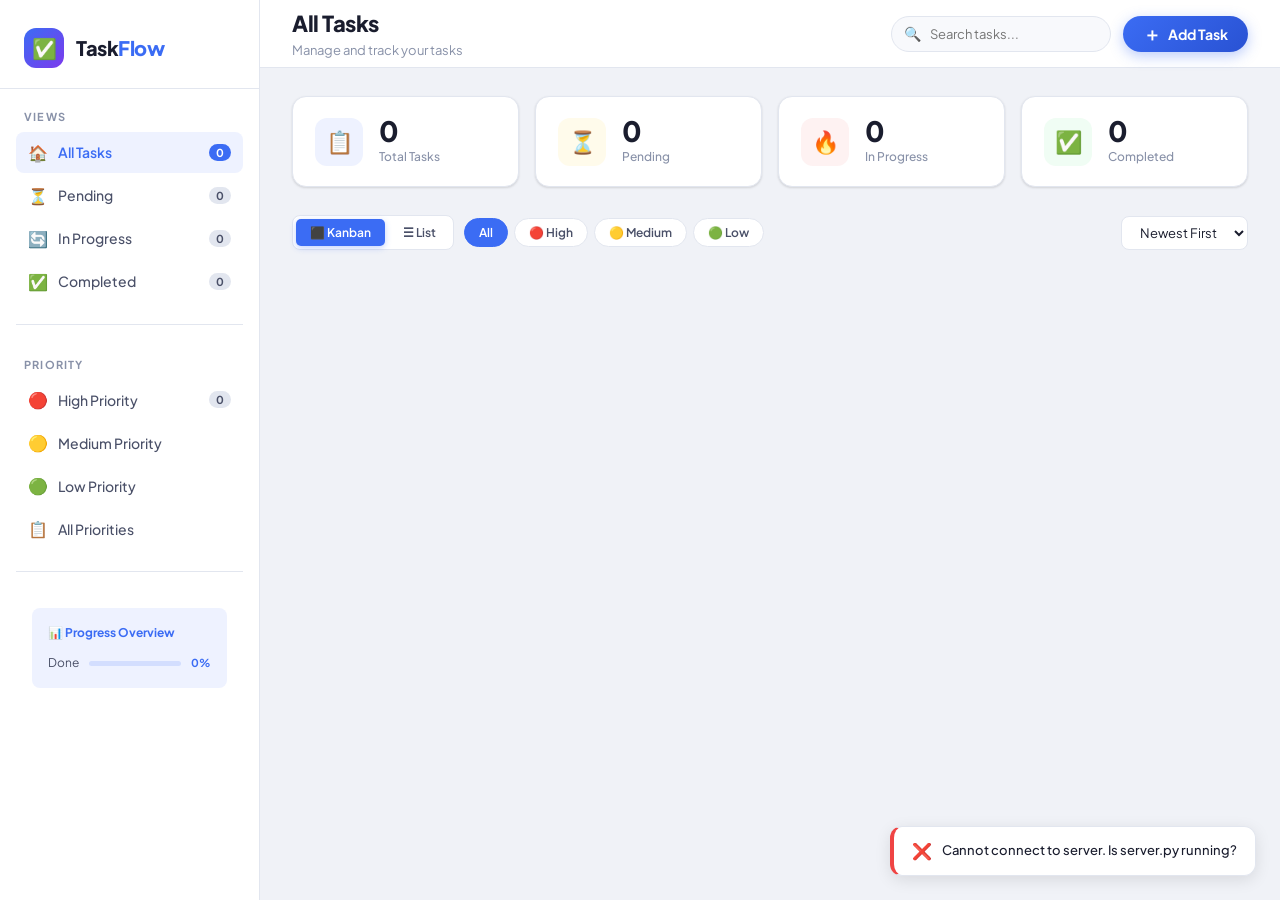
<file: index.html>
<!DOCTYPE html>
<html lang="en">
<head>
<meta charset="UTF-8"/>
<meta name="viewport" content="width=device-width, initial-scale=1.0"/>
<title>TaskFlow — Task Management System</title>
<link href="https://fonts.googleapis.com/css2?family=Plus+Jakarta+Sans:wght@400;500;600;700;800&family=JetBrains+Mono:wght@400;500&display=swap" rel="stylesheet"/>
<style>
/* ═══════════════════════════ RESET + BASE ════════════════════════════ */
*,*::before,*::after{box-sizing:border-box;margin:0;padding:0}
:root{
  --bg:#f0f2f7;
  --white:#ffffff;
  --surface:#f8f9fc;
  --border:#e2e6ef;
  --border2:#d0d6e3;
  --text:#1a1d2e;
  --text2:#4a5068;
  --text3:#8891a8;
  --blue:#3b6cf4;
  --blue-light:#eef2ff;
  --blue-dark:#2952d3;
  --green:#16a34a;
  --green-light:#f0fdf4;
  --green2:#22c55e;
  --yellow:#d97706;
  --yellow-light:#fffbeb;
  --yellow2:#f59e0b;
  --red:#dc2626;
  --red-light:#fef2f2;
  --red2:#ef4444;
  --orange:#ea580c;
  --orange-light:#fff7ed;
  --purple:#7c3aed;
  --purple-light:#f5f3ff;
  --shadow-sm:0 1px 3px rgba(0,0,0,.08),0 1px 2px rgba(0,0,0,.06);
  --shadow:0 4px 16px rgba(0,0,0,.10);
  --shadow-lg:0 10px 40px rgba(0,0,0,.14);
  --radius:14px;
  --radius-sm:8px;
  --radius-lg:20px;
}
html{scroll-behavior:smooth}
body{
  font-family:'Plus Jakarta Sans',sans-serif;
  background:var(--bg);
  color:var(--text);
  min-height:100vh;
  font-size:15px;
  line-height:1.5;
}
button{cursor:pointer;font-family:inherit}
input,textarea,select{font-family:inherit}
 
/* ═══════════════════════════ SCROLLBAR ══════════════════════════════ */
::-webkit-scrollbar{width:5px}
::-webkit-scrollbar-track{background:transparent}
::-webkit-scrollbar-thumb{background:var(--border2);border-radius:10px}
 
/* ═══════════════════════════ SIDEBAR ════════════════════════════════ */
.layout{display:flex;min-height:100vh}
 
.sidebar{
  width:260px;
  flex-shrink:0;
  background:var(--white);
  border-right:1px solid var(--border);
  display:flex;
  flex-direction:column;
  position:fixed;
  top:0;left:0;bottom:0;
  z-index:50;
  padding:0;
  overflow-y:auto;
}
 
.brand{
  padding:28px 24px 20px;
  display:flex;
  align-items:center;
  gap:12px;
  border-bottom:1px solid var(--border);
}
.brand-icon{
  width:40px;height:40px;
  background:linear-gradient(135deg,var(--blue),var(--purple));
  border-radius:12px;
  display:flex;align-items:center;justify-content:center;
  font-size:20px;
  flex-shrink:0;
}
.brand-name{
  font-size:20px;
  font-weight:800;
  color:var(--text);
  letter-spacing:-0.5px;
}
.brand-name span{color:var(--blue)}
 
.sidebar-section{padding:20px 16px 8px}
.sidebar-section-label{
  font-size:11px;
  font-weight:700;
  color:var(--text3);
  text-transform:uppercase;
  letter-spacing:1.2px;
  padding:0 8px;
  margin-bottom:6px;
}
.nav-item{
  display:flex;align-items:center;gap:10px;
  padding:10px 12px;
  border-radius:var(--radius-sm);
  cursor:pointer;
  color:var(--text2);
  font-weight:500;
  font-size:14px;
  transition:all .15s;
  border:none;background:none;width:100%;text-align:left;
  margin-bottom:2px;
}
.nav-item:hover{background:var(--surface);color:var(--text)}
.nav-item.active{background:var(--blue-light);color:var(--blue);font-weight:600}
.nav-item .nav-icon{font-size:16px;width:20px;text-align:center}
.nav-item .nav-count{
  margin-left:auto;
  background:var(--border);
  color:var(--text2);
  font-size:11px;font-weight:700;
  padding:2px 7px;border-radius:20px;
  min-width:22px;text-align:center;
}
.nav-item.active .nav-count{background:var(--blue);color:#fff}
 
.sidebar-divider{height:1px;background:var(--border);margin:12px 16px}
 
.sidebar-stats{padding:16px;margin:8px 16px;background:var(--blue-light);border-radius:var(--radius-sm)}
.ss-title{font-size:12px;font-weight:700;color:var(--blue);margin-bottom:12px}
.ss-row{display:flex;justify-content:space-between;align-items:center;margin-bottom:8px}
.ss-row:last-child{margin-bottom:0}
.ss-label{font-size:12px;color:var(--text2)}
.ss-bar-wrap{flex:1;height:5px;background:rgba(59,108,244,.15);border-radius:10px;margin:0 10px}
.ss-bar{height:100%;border-radius:10px;background:var(--blue);transition:width .5s}
.ss-pct{font-size:11px;font-weight:700;color:var(--blue)}
 
/* ═══════════════════════════ MAIN CONTENT ════════════════════════════ */
.main{
  margin-left:260px;
  flex:1;
  display:flex;
  flex-direction:column;
  min-height:100vh;
}
 
/* ── Topbar ── */
.topbar{
  background:var(--white);
  border-bottom:1px solid var(--border);
  padding:0 32px;
  height:68px;
  display:flex;align-items:center;justify-content:space-between;
  position:sticky;top:0;z-index:40;
}
.topbar-left h1{
  font-size:22px;font-weight:800;
  color:var(--text);letter-spacing:-.5px;
}
.topbar-left p{font-size:13px;color:var(--text3);margin-top:1px}
.topbar-right{display:flex;align-items:center;gap:12px}
.search-box{
  position:relative;
  display:flex;align-items:center;
}
.search-box input{
  width:220px;
  padding:9px 14px 9px 38px;
  border:1px solid var(--border);
  border-radius:40px;
  background:var(--surface);
  color:var(--text);
  font-size:13px;
  outline:none;
  transition:all .2s;
}
.search-box input:focus{
  border-color:var(--blue);
  background:var(--white);
  box-shadow:0 0 0 3px rgba(59,108,244,.1);
  width:260px;
}
.search-icon-img{
  position:absolute;left:13px;
  color:var(--text3);font-size:14px;
  pointer-events:none;
}
.btn-add{
  display:flex;align-items:center;gap:7px;
  background:linear-gradient(135deg,var(--blue),var(--blue-dark));
  color:#fff;
  border:none;border-radius:40px;
  padding:9px 20px;
  font-size:14px;font-weight:700;
  box-shadow:0 4px 14px rgba(59,108,244,.35);
  transition:transform .15s,box-shadow .15s;
}
.btn-add:hover{transform:translateY(-1px);box-shadow:0 6px 20px rgba(59,108,244,.45)}
.btn-add:active{transform:translateY(0)}
 
/* ── Page Body ── */
.page-body{padding:28px 32px;flex:1}
 
/* ── Stat Cards ── */
.stats-grid{
  display:grid;
  grid-template-columns:repeat(4,1fr);
  gap:16px;
  margin-bottom:28px;
}
.stat-card{
  background:var(--white);
  border:1px solid var(--border);
  border-radius:var(--radius);
  padding:20px 22px;
  display:flex;align-items:center;gap:16px;
  box-shadow:var(--shadow-sm);
  transition:transform .2s,box-shadow .2s;
}
.stat-card:hover{transform:translateY(-2px);box-shadow:var(--shadow)}
.stat-icon{
  width:48px;height:48px;border-radius:12px;
  display:flex;align-items:center;justify-content:center;
  font-size:22px;flex-shrink:0;
}
.stat-icon.blue  {background:var(--blue-light)}
.stat-icon.green {background:var(--green-light)}
.stat-icon.yellow{background:var(--yellow-light)}
.stat-icon.red   {background:var(--red-light)}
.stat-info{}
.stat-val{font-size:28px;font-weight:800;line-height:1;color:var(--text)}
.stat-lbl{font-size:12px;color:var(--text3);margin-top:3px;font-weight:500}
 
/* ── Kanban View ── */
.kanban{display:grid;grid-template-columns:repeat(3,1fr);gap:18px}
.column{
  background:var(--surface);
  border:1px solid var(--border);
  border-radius:var(--radius);
  overflow:hidden;
}
.col-header{
  padding:14px 18px;
  display:flex;align-items:center;justify-content:space-between;
  border-bottom:1px solid var(--border);
}
.col-title{
  display:flex;align-items:center;gap:8px;
  font-size:13px;font-weight:700;
}
.col-dot{width:9px;height:9px;border-radius:50%}
.col-dot.yellow{background:var(--yellow2)}
.col-dot.blue  {background:var(--blue)}
.col-dot.green {background:var(--green2)}
.col-badge{
  font-size:11px;font-weight:700;
  background:var(--white);
  border:1px solid var(--border);
  color:var(--text2);
  padding:2px 9px;border-radius:20px;
}
.col-tasks{padding:12px;min-height:200px;display:flex;flex-direction:column;gap:10px}
 
/* ── Task Card ── */
.task-card{
  background:var(--white);
  border:1px solid var(--border);
  border-radius:var(--radius-sm);
  padding:14px 16px;
  box-shadow:var(--shadow-sm);
  transition:transform .2s,box-shadow .2s;
  animation:fadeUp .25s ease;
  position:relative;
}
@keyframes fadeUp{
  from{opacity:0;transform:translateY(8px)}
  to{opacity:1;transform:translateY(0)}
}
.task-card:hover{transform:translateY(-2px);box-shadow:var(--shadow)}
.task-card.completed .task-title-text{text-decoration:line-through;color:var(--text3)}
 
.priority-stripe{
  position:absolute;top:0;left:0;bottom:0;
  width:3px;border-radius:8px 0 0 8px;
}
.priority-stripe.high  {background:var(--red2)}
.priority-stripe.medium{background:var(--yellow2)}
.priority-stripe.low   {background:var(--green2)}
 
.tc-top{
  display:flex;align-items:flex-start;
  justify-content:space-between;
  gap:8px;
  margin-left:10px;
  margin-bottom:8px;
}
.task-title-text{
  font-size:14px;font-weight:700;
  color:var(--text);flex:1;
  line-height:1.4;
}
.tc-menu{position:relative}
.tc-menu-btn{
  background:none;border:none;
  color:var(--text3);font-size:16px;
  padding:2px 5px;border-radius:5px;
  line-height:1;
  transition:background .15s,color .15s;
}
.tc-menu-btn:hover{background:var(--surface);color:var(--text)}
.tc-dropdown{
  position:absolute;right:0;top:100%;
  background:var(--white);
  border:1px solid var(--border);
  border-radius:var(--radius-sm);
  box-shadow:var(--shadow);
  z-index:100;
  min-width:130px;
  overflow:hidden;
  display:none;
}
.tc-dropdown.open{display:block}
.tc-dropdown button{
  display:flex;align-items:center;gap:8px;
  width:100%;padding:9px 14px;
  background:none;border:none;
  font-size:13px;color:var(--text);
  text-align:left;transition:background .1s;
}
.tc-dropdown button:hover{background:var(--surface)}
.tc-dropdown button.danger{color:var(--red)}
.tc-dropdown button.danger:hover{background:var(--red-light)}
 
.task-desc{
  font-size:12px;color:var(--text2);
  margin-left:10px;margin-bottom:10px;
  line-height:1.6;
}
.tc-footer{
  display:flex;align-items:center;gap:6px;
  flex-wrap:wrap;
  margin-left:10px;
}
.badge{
  font-size:10px;font-weight:700;
  padding:3px 9px;border-radius:20px;
  text-transform:uppercase;letter-spacing:.4px;
}
.badge-high  {background:var(--red-light);  color:var(--red)}
.badge-medium{background:var(--yellow-light);color:var(--yellow)}
.badge-low   {background:var(--green-light); color:var(--green)}
.badge-date{
  background:var(--surface);
  border:1px solid var(--border);
  color:var(--text3);
  font-size:11px;font-weight:500;
  padding:3px 9px;border-radius:20px;
  display:flex;align-items:center;gap:4px;
}
.badge-date.overdue{background:var(--red-light);color:var(--red);border-color:var(--red-light)}
.check-btn{
  margin-left:auto;
  width:26px;height:26px;
  border:2px solid var(--border2);
  border-radius:50%;
  background:none;
  display:flex;align-items:center;justify-content:center;
  font-size:12px;color:transparent;
  transition:all .2s;flex-shrink:0;
}
.check-btn:hover{border-color:var(--green2);color:var(--green2)}
.check-btn.done{background:var(--green2);border-color:var(--green2);color:#fff}
 
/* ── List View ── */
.list-view{display:flex;flex-direction:column;gap:8px}
.list-task{
  background:var(--white);
  border:1px solid var(--border);
  border-radius:var(--radius-sm);
  padding:14px 20px;
  display:flex;align-items:center;gap:14px;
  box-shadow:var(--shadow-sm);
  transition:transform .15s,box-shadow .15s;
  animation:fadeUp .25s ease;
}
.list-task:hover{transform:translateX(3px);box-shadow:var(--shadow)}
.list-task .priority-bar{
  width:3px;height:36px;border-radius:3px;flex-shrink:0;
}
.list-task .priority-bar.high  {background:var(--red2)}
.list-task .priority-bar.medium{background:var(--yellow2)}
.list-task .priority-bar.low   {background:var(--green2)}
.lt-check{
  width:22px;height:22px;border:2px solid var(--border2);
  border-radius:6px;background:none;
  display:flex;align-items:center;justify-content:center;
  font-size:11px;color:transparent;transition:all .2s;flex-shrink:0;
}
.lt-check:hover{border-color:var(--green2);color:var(--green2)}
.lt-check.done{background:var(--green2);border-color:var(--green2);color:#fff}
.lt-info{flex:1;min-width:0}
.lt-title{
  font-size:14px;font-weight:600;color:var(--text);
  white-space:nowrap;overflow:hidden;text-overflow:ellipsis;
}
.lt-desc{font-size:12px;color:var(--text3);margin-top:2px;
  white-space:nowrap;overflow:hidden;text-overflow:ellipsis}
.list-task.completed .lt-title{text-decoration:line-through;color:var(--text3)}
.lt-meta{display:flex;align-items:center;gap:8px;flex-shrink:0}
.lt-actions{display:flex;gap:6px}
.icon-btn{
  width:32px;height:32px;
  border:1px solid var(--border);
  border-radius:var(--radius-sm);
  background:none;
  display:flex;align-items:center;justify-content:center;
  font-size:14px;color:var(--text3);
  transition:all .15s;
}
.icon-btn:hover.edit-btn{border-color:var(--blue);background:var(--blue-light);color:var(--blue)}
.icon-btn:hover.del-btn {border-color:var(--red); background:var(--red-light); color:var(--red)}
 
/* ── View Toggle + Sort ── */
.toolbar{
  display:flex;align-items:center;justify-content:space-between;
  margin-bottom:18px;flex-wrap:wrap;gap:10px;
}
.view-toggle{display:flex;gap:4px;background:var(--white);border:1px solid var(--border);border-radius:8px;padding:3px}
.vt-btn{
  padding:6px 14px;border-radius:5px;border:none;background:none;
  font-size:12px;font-weight:600;color:var(--text2);
  display:flex;align-items:center;gap:5px;transition:all .15s;
}
.vt-btn.active{background:var(--blue);color:#fff;box-shadow:0 2px 6px rgba(59,108,244,.3)}
.sort-select{
  padding:7px 14px;border:1px solid var(--border);border-radius:8px;
  background:var(--white);font-size:13px;color:var(--text);
  outline:none;cursor:pointer;
}
.priority-filter{display:flex;gap:6px}
.pf-btn{
  padding:6px 14px;border:1px solid var(--border);border-radius:20px;
  background:var(--white);font-size:12px;font-weight:600;color:var(--text2);
  transition:all .15s;
}
.pf-btn:hover{border-color:var(--blue);color:var(--blue)}
.pf-btn.active{background:var(--blue);border-color:var(--blue);color:#fff}
.pf-btn.ph{}.pf-btn.active.ph{background:var(--red); border-color:var(--red)}
.pf-btn.pm{}.pf-btn.active.pm{background:var(--yellow);border-color:var(--yellow)}
.pf-btn.pl{}.pf-btn.active.pl{background:var(--green);border-color:var(--green)}
 
/* ── Empty State ── */
.empty{
  text-align:center;padding:48px 20px;
  color:var(--text3);
}
.empty-icon{font-size:48px;margin-bottom:14px}
.empty h3{font-size:17px;font-weight:700;color:var(--text2);margin-bottom:6px}
.empty p{font-size:13px}
 
/* ═══════════════════════════ MODAL ══════════════════════════════════ */
.overlay{
  position:fixed;inset:0;
  background:rgba(10,12,30,.45);
  backdrop-filter:blur(4px);
  z-index:200;
  display:flex;align-items:center;justify-content:center;
  opacity:0;pointer-events:none;
  transition:opacity .25s;
}
.overlay.open{opacity:1;pointer-events:all}
 
.modal{
  background:var(--white);
  border-radius:var(--radius-lg);
  width:100%;max-width:520px;
  box-shadow:var(--shadow-lg);
  transform:scale(.96) translateY(10px);
  transition:transform .25s;
  overflow:hidden;
}
.overlay.open .modal{transform:scale(1) translateY(0)}
 
.modal-header{
  padding:24px 28px 20px;
  border-bottom:1px solid var(--border);
  display:flex;align-items:center;justify-content:space-between;
}
.modal-title{font-size:18px;font-weight:800;color:var(--text)}
.modal-close{
  width:34px;height:34px;border:1px solid var(--border);
  border-radius:8px;background:none;
  display:flex;align-items:center;justify-content:center;
  font-size:16px;color:var(--text3);transition:all .15s;
}
.modal-close:hover{background:var(--red-light);color:var(--red);border-color:var(--red-light)}
 
.modal-body{padding:24px 28px}
 
.form-row{display:grid;grid-template-columns:1fr 1fr;gap:16px}
.form-group{margin-bottom:18px}
.form-group:last-child{margin-bottom:0}
.form-group label{
  display:block;
  font-size:12px;font-weight:700;
  color:var(--text2);
  text-transform:uppercase;letter-spacing:.8px;
  margin-bottom:7px;
}
.form-group input,.form-group textarea,.form-group select{
  width:100%;
  padding:11px 14px;
  border:1.5px solid var(--border);
  border-radius:var(--radius-sm);
  background:var(--surface);
  color:var(--text);
  font-size:14px;
  outline:none;
  transition:border-color .2s,box-shadow .2s;
}
.form-group input:focus,.form-group textarea:focus,.form-group select:focus{
  border-color:var(--blue);
  box-shadow:0 0 0 3px rgba(59,108,244,.12);
  background:var(--white);
}
.form-group textarea{resize:vertical;min-height:90px;line-height:1.6}
 
/* Priority Selector */
.priority-selector{display:flex;gap:8px}
.ps-opt{
  flex:1;padding:10px;border:2px solid var(--border);
  border-radius:var(--radius-sm);background:none;
  display:flex;flex-direction:column;align-items:center;gap:5px;
  cursor:pointer;transition:all .2s;
}
.ps-opt .ps-dot{width:10px;height:10px;border-radius:50%}
.ps-opt span{font-size:12px;font-weight:700;color:var(--text2)}
.ps-opt.active.low   {border-color:var(--green2);background:var(--green-light)}
.ps-opt.active.medium{border-color:var(--yellow2);background:var(--yellow-light)}
.ps-opt.active.high  {border-color:var(--red2);background:var(--red-light)}
.ps-opt.low   .ps-dot{background:var(--green2)}
.ps-opt.medium .ps-dot{background:var(--yellow2)}
.ps-opt.high  .ps-dot{background:var(--red2)}
.ps-opt.active.low   span{color:var(--green)}
.ps-opt.active.medium span{color:var(--yellow)}
.ps-opt.active.high  span{color:var(--red)}
 
.modal-footer{
  padding:18px 28px;
  border-top:1px solid var(--border);
  display:flex;align-items:center;justify-content:flex-end;gap:10px;
}
.btn-cancel{
  padding:10px 22px;border:1.5px solid var(--border);
  border-radius:40px;background:none;
  font-size:14px;font-weight:600;color:var(--text2);
  transition:all .15s;
}
.btn-cancel:hover{background:var(--surface)}
.btn-save{
  padding:10px 24px;
  background:linear-gradient(135deg,var(--blue),var(--blue-dark));
  border:none;border-radius:40px;
  color:#fff;font-size:14px;font-weight:700;
  box-shadow:0 4px 14px rgba(59,108,244,.35);
  transition:transform .15s,box-shadow .15s;
}
.btn-save:hover{transform:translateY(-1px);box-shadow:0 6px 20px rgba(59,108,244,.45)}
 
/* ═══════════════════════════ TOAST ══════════════════════════════════ */
.toast-wrap{position:fixed;bottom:24px;right:24px;z-index:999;display:flex;flex-direction:column;gap:8px}
.toast{
  display:flex;align-items:center;gap:10px;
  padding:12px 18px;
  background:var(--white);
  border:1px solid var(--border);
  border-radius:12px;
  box-shadow:var(--shadow);
  font-size:13px;font-weight:500;
  min-width:220px;
  animation:toastIn .3s ease;
}
@keyframes toastIn{from{opacity:0;transform:translateX(20px)}to{opacity:1;transform:translateX(0)}}
.toast.success{border-left:4px solid var(--green2)}
.toast.error  {border-left:4px solid var(--red2)}
.toast.info   {border-left:4px solid var(--blue)}
.toast-icon{font-size:16px}
 
/* ═══════════════════════════ RESPONSIVE ═════════════════════════════ */
@media(max-width:1100px){
  .kanban{grid-template-columns:1fr 1fr}
  .stats-grid{grid-template-columns:repeat(2,1fr)}
}
@media(max-width:800px){
  .sidebar{width:220px}
  .main{margin-left:220px}
  .kanban{grid-template-columns:1fr}
  .topbar{padding:0 18px}
  .page-body{padding:20px 18px}
}
@media(max-width:600px){
  .sidebar{display:none}
  .main{margin-left:0}
  .form-row{grid-template-columns:1fr}
  .stats-grid{grid-template-columns:1fr 1fr}
}
</style>
</head>
<body>
 
<div class="layout">
 
<!-- ═══════════════════ SIDEBAR ═══════════════════════════════════════ -->
<aside class="sidebar">
  <div class="brand">
    <div class="brand-icon">✅</div>
    <div class="brand-name">Task<span>Flow</span></div>
  </div>
 
  <div class="sidebar-section">
    <div class="sidebar-section-label">Views</div>
    <button class="nav-item active" onclick="setFilter('all',this)">
      <span class="nav-icon">🏠</span> All Tasks
      <span class="nav-count" id="cnt-all">0</span>
    </button>
    <button class="nav-item" onclick="setFilter('pending',this)">
      <span class="nav-icon">⏳</span> Pending
      <span class="nav-count" id="cnt-pending">0</span>
    </button>
    <button class="nav-item" onclick="setFilter('in_progress',this)">
      <span class="nav-icon">🔄</span> In Progress
      <span class="nav-count" id="cnt-progress">0</span>
    </button>
    <button class="nav-item" onclick="setFilter('completed',this)">
      <span class="nav-icon">✅</span> Completed
      <span class="nav-count" id="cnt-done">0</span>
    </button>
  </div>
 
  <div class="sidebar-divider"></div>
 
  <div class="sidebar-section">
    <div class="sidebar-section-label">Priority</div>
    <button class="nav-item" onclick="setPriority('high',this)">
      <span class="nav-icon">🔴</span> High Priority
      <span class="nav-count" id="cnt-high">0</span>
    </button>
    <button class="nav-item" onclick="setPriority('medium',this)">
      <span class="nav-icon">🟡</span> Medium Priority
    </button>
    <button class="nav-item" onclick="setPriority('low',this)">
      <span class="nav-icon">🟢</span> Low Priority
    </button>
    <button class="nav-item" onclick="setPriority('all',this)">
      <span class="nav-icon">📋</span> All Priorities
    </button>
  </div>
 
  <div class="sidebar-divider"></div>
 
  <div style="padding:16px">
    <div class="sidebar-stats">
      <div class="ss-title">📊 Progress Overview</div>
      <div class="ss-row">
        <span class="ss-label">Done</span>
        <div class="ss-bar-wrap"><div class="ss-bar" id="prog-bar" style="width:0%"></div></div>
        <span class="ss-pct" id="prog-pct">0%</span>
      </div>
    </div>
  </div>
</aside>
 
<!-- ═══════════════════ MAIN AREA ════════════════════════════════════ -->
<div class="main">
 
  <!-- Topbar -->
  <div class="topbar">
    <div class="topbar-left">
      <h1 id="page-title">All Tasks</h1>
      <p id="page-sub">Manage and track your tasks</p>
    </div>
    <div class="topbar-right">
      <div class="search-box">
        <span class="search-icon-img">🔍</span>
        <input type="text" id="searchInput" placeholder="Search tasks..."/>
      </div>
      <button class="btn-add" onclick="openModal()">
        <span style="font-size:18px;line-height:1">＋</span> Add Task
      </button>
    </div>
  </div>
 
  <!-- Body -->
  <div class="page-body">
 
    <!-- Stats -->
    <div class="stats-grid">
      <div class="stat-card">
        <div class="stat-icon blue">📋</div>
        <div class="stat-info">
          <div class="stat-val" id="s-total">0</div>
          <div class="stat-lbl">Total Tasks</div>
        </div>
      </div>
      <div class="stat-card">
        <div class="stat-icon yellow">⏳</div>
        <div class="stat-info">
          <div class="stat-val" id="s-pending">0</div>
          <div class="stat-lbl">Pending</div>
        </div>
      </div>
      <div class="stat-card">
        <div class="stat-icon red">🔥</div>
        <div class="stat-info">
          <div class="stat-val" id="s-progress">0</div>
          <div class="stat-lbl">In Progress</div>
        </div>
      </div>
      <div class="stat-card">
        <div class="stat-icon green">✅</div>
        <div class="stat-info">
          <div class="stat-val" id="s-done">0</div>
          <div class="stat-lbl">Completed</div>
        </div>
      </div>
    </div>
 
    <!-- Toolbar -->
    <div class="toolbar">
      <div style="display:flex;gap:10px;align-items:center;flex-wrap:wrap">
        <div class="view-toggle">
          <button class="vt-btn active" id="vt-kanban" onclick="setView('kanban')">⬛ Kanban</button>
          <button class="vt-btn" id="vt-list" onclick="setView('list')">☰ List</button>
        </div>
        <div class="priority-filter">
          <button class="pf-btn active" onclick="setPriorityFilter('all',this)">All</button>
          <button class="pf-btn ph" onclick="setPriorityFilter('high',this)">🔴 High</button>
          <button class="pf-btn pm" onclick="setPriorityFilter('medium',this)">🟡 Medium</button>
          <button class="pf-btn pl" onclick="setPriorityFilter('low',this)">🟢 Low</button>
        </div>
      </div>
      <select class="sort-select" id="sortSelect" onchange="renderAll()">
        <option value="newest">Newest First</option>
        <option value="oldest">Oldest First</option>
        <option value="priority">By Priority</option>
        <option value="due">By Due Date</option>
        <option value="az">A → Z</option>
      </select>
    </div>
 
    <!-- Task Container -->
    <div id="taskContainer"></div>
 
  </div>
</div>
</div>
 
<!-- ═══════════════════ MODAL ═════════════════════════════════════════ -->
<div class="overlay" id="overlay" onclick="overlayClick(event)">
  <div class="modal">
    <div class="modal-header">
      <div class="modal-title" id="modal-title">Add New Task</div>
      <button class="modal-close" onclick="closeModal()">✕</button>
    </div>
    <div class="modal-body">
      <div class="form-group">
        <label>Task Title *</label>
        <input type="text" id="f-title" placeholder="What needs to be done?"/>
      </div>
      <div class="form-group">
        <label>Description</label>
        <textarea id="f-desc" placeholder="Add details or notes..."></textarea>
      </div>
      <div class="form-row">
        <div class="form-group">
          <label>Due Date</label>
          <input type="date" id="f-date"/>
        </div>
        <div class="form-group">
          <label>Status</label>
          <select id="f-status">
            <option value="pending">⏳ Pending</option>
            <option value="in_progress">🔄 In Progress</option>
            <option value="completed">✅ Completed</option>
          </select>
        </div>
      </div>
      <div class="form-group">
        <label>Priority</label>
        <div class="priority-selector">
          <button type="button" class="ps-opt low" onclick="selectPriority('low')" id="ps-low">
            <div class="ps-dot"></div><span>Low</span>
          </button>
          <button type="button" class="ps-opt medium active" onclick="selectPriority('medium')" id="ps-medium">
            <div class="ps-dot"></div><span>Medium</span>
          </button>
          <button type="button" class="ps-opt high" onclick="selectPriority('high')" id="ps-high">
            <div class="ps-dot"></div><span>High</span>
          </button>
        </div>
      </div>
    </div>
    <div class="modal-footer">
      <button class="btn-cancel" onclick="closeModal()">Cancel</button>
      <button class="btn-save" id="btn-save" onclick="saveTask()">Add Task</button>
    </div>
  </div>
</div>
 
<!-- ═══════════════════ TOASTS ════════════════════════════════════════ -->
<div class="toast-wrap" id="toastWrap"></div>
 
<script>
// ═══════════════════════════════════════════════════════════════════
//  TaskFlow — app.js (inline for reliability)
// ═══════════════════════════════════════════════════════════════════
 
const API = 'http://localhost:8000/api';
 
let state = {
  tasks: [],
  filter: 'all',          // all | pending | in_progress | completed
  priorityNav: 'all',     // from sidebar nav
  priorityFilter: 'all',  // from toolbar
  view: 'kanban',
  search: '',
  editId: null,
  selPriority: 'medium',
};
 
// ─── Boot ───────────────────────────────────────────────────────────
window.addEventListener('DOMContentLoaded', () => {
  loadTasks();
  document.getElementById('searchInput').addEventListener('input', e => {
    state.search = e.target.value.toLowerCase();
    renderAll();
  });
});
 
// ─── API Helpers ─────────────────────────────────────────────────────
async function api(method, path, body) {
  const opts = { method, headers: { 'Content-Type': 'application/json' } };
  if (body) opts.body = JSON.stringify(body);
  const r = await fetch(API + path, opts);
  return r.json();
}
 
async function loadTasks() {
  try {
    state.tasks = await api('GET', '/tasks');
    renderAll();
    updateStats();
  } catch {
    toast('Cannot connect to server. Is server.py running?', 'error');
  }
}
 
async function updateStats() {
  try {
    const s = await api('GET', '/stats');
    document.getElementById('s-total').textContent    = s.total;
    document.getElementById('s-pending').textContent  = s.pending;
    document.getElementById('s-progress').textContent = s.in_progress;
    document.getElementById('s-done').textContent     = s.completed;
    document.getElementById('cnt-all').textContent     = s.total;
    document.getElementById('cnt-pending').textContent = s.pending;
    document.getElementById('cnt-progress').textContent= s.in_progress;
    document.getElementById('cnt-done').textContent   = s.completed;
    document.getElementById('cnt-high').textContent   = s.high;
    const pct = s.total ? Math.round((s.completed/s.total)*100) : 0;
    document.getElementById('prog-bar').style.width = pct + '%';
    document.getElementById('prog-pct').textContent = pct + '%';
  } catch {}
}
 
// ─── Filter / Sort ───────────────────────────────────────────────────
function getFilteredSorted() {
  let tasks = [...state.tasks];
 
  // status filter
  if (state.filter !== 'all')
    tasks = tasks.filter(t => t.status === state.filter);
 
  // priority (sidebar or toolbar)
  const pf = state.priorityFilter !== 'all' ? state.priorityFilter : state.priorityNav;
  if (pf !== 'all')
    tasks = tasks.filter(t => t.priority === pf);
 
  // search
  if (state.search)
    tasks = tasks.filter(t =>
      t.title.toLowerCase().includes(state.search) ||
      (t.description||'').toLowerCase().includes(state.search));
 
  // sort
  const sort = document.getElementById('sortSelect')?.value || 'newest';
  const pOrder = {high:0, medium:1, low:2};
  tasks.sort((a,b) => {
    if (sort==='newest')   return b.id - a.id;
    if (sort==='oldest')   return a.id - b.id;
    if (sort==='priority') return pOrder[a.priority] - pOrder[b.priority];
    if (sort==='due') {
      if (!a.due_date && !b.due_date) return 0;
      if (!a.due_date) return 1;
      if (!b.due_date) return -1;
      return new Date(a.due_date) - new Date(b.due_date);
    }
    if (sort==='az') return a.title.localeCompare(b.title);
    return 0;
  });
  return tasks;
}
 
// ─── Render ──────────────────────────────────────────────────────────
function renderAll() {
  const tasks = getFilteredSorted();
  const c = document.getElementById('taskContainer');
  if (state.view === 'kanban') renderKanban(tasks, c);
  else renderList(tasks, c);
}
 
function renderKanban(tasks, container) {
  const cols = [
    { key:'pending',     label:'Pending',     dot:'yellow' },
    { key:'in_progress', label:'In Progress', dot:'blue'   },
    { key:'completed',   label:'Completed',   dot:'green'  },
  ];
  container.innerHTML = `<div class="kanban">${cols.map(col => {
    const colTasks = tasks.filter(t => t.status === col.key);
    return `<div class="column">
      <div class="col-header">
        <div class="col-title">
          <div class="col-dot ${col.dot}"></div>${col.label}
        </div>
        <div class="col-badge">${colTasks.length}</div>
      </div>
      <div class="col-tasks">
        ${colTasks.length ? colTasks.map(t => taskCardHTML(t)).join('') : emptyColHTML()}
      </div>
    </div>`;
  }).join('')}</div>`;
}
 
function renderList(tasks, container) {
  container.innerHTML = tasks.length
    ? `<div class="list-view">${tasks.map(t => listTaskHTML(t)).join('')}</div>`
    : emptyHTML();
}
 
function emptyColHTML() {
  return `<div class="empty" style="padding:24px 10px">
    <div class="empty-icon" style="font-size:28px">📭</div>
    <p style="font-size:12px">No tasks here</p>
  </div>`;
}
function emptyHTML() {
  return `<div class="empty">
    <div class="empty-icon">🗂️</div>
    <h3>No tasks found</h3>
    <p>Add a new task or change your filter</p>
  </div>`;
}
 
function esc(s){ return String(s).replace(/&/g,'&amp;').replace(/</g,'&lt;').replace(/>/g,'&gt;') }
 
function formatDate(d) {
  if (!d) return '';
  return new Date(d+'T00:00:00').toLocaleDateString('en-IN',{day:'numeric',month:'short',year:'numeric'});
}
function isOverdue(d, status) {
  if (!d || status==='completed') return false;
  return new Date(d+'T00:00:00') < new Date(new Date().toDateString());
}
 
function taskCardHTML(t) {
  const od = isOverdue(t.due_date, t.status);
  return `<div class="task-card ${t.status==='completed'?'completed':''}" id="card-${t.id}">
    <div class="priority-stripe ${t.priority}"></div>
    <div class="tc-top">
      <div class="task-title-text">${esc(t.title)}</div>
      <div class="tc-menu">
        <button class="tc-menu-btn" onclick="toggleMenu(${t.id})" title="Options">⋯</button>
        <div class="tc-dropdown" id="menu-${t.id}">
          <button onclick="editTask(${t.id});closeMenu(${t.id})">✏️ Edit</button>
          <button onclick="changeStatus(${t.id},'pending');closeMenu(${t.id})">⏳ Pending</button>
          <button onclick="changeStatus(${t.id},'in_progress');closeMenu(${t.id})">🔄 In Progress</button>
          <button onclick="changeStatus(${t.id},'completed');closeMenu(${t.id})">✅ Complete</button>
          <button class="danger" onclick="deleteTask(${t.id});closeMenu(${t.id})">🗑️ Delete</button>
        </div>
      </div>
    </div>
    ${t.description?`<div class="task-desc">${esc(t.description)}</div>`:''}
    <div class="tc-footer">
      <span class="badge badge-${t.priority}">${t.priority}</span>
      ${t.due_date?`<span class="badge-date ${od?'overdue':''}">${od?'⚠':'📅'} ${formatDate(t.due_date)}</span>`:''}
      <button class="check-btn ${t.status==='completed'?'done':''}"
        onclick="toggleComplete(${t.id},'${t.status}')" title="Mark complete">✓</button>
    </div>
  </div>`;
}
 
function listTaskHTML(t) {
  const od = isOverdue(t.due_date, t.status);
  return `<div class="list-task ${t.status==='completed'?'completed':''}" id="list-${t.id}">
    <div class="priority-bar ${t.priority}"></div>
    <button class="lt-check ${t.status==='completed'?'done':''}"
      onclick="toggleComplete(${t.id},'${t.status}')" title="Toggle complete">✓</button>
    <div class="lt-info">
      <div class="lt-title">${esc(t.title)}</div>
      ${t.description?`<div class="lt-desc">${esc(t.description)}</div>`:''}
    </div>
    <div class="lt-meta">
      <span class="badge badge-${t.priority}">${t.priority}</span>
      ${t.due_date?`<span class="badge-date ${od?'overdue':''}">${od?'⚠':'📅'} ${formatDate(t.due_date)}</span>`:''}
    </div>
    <div class="lt-actions">
      <button class="icon-btn edit-btn" onclick="editTask(${t.id})" title="Edit">✏️</button>
      <button class="icon-btn del-btn"  onclick="deleteTask(${t.id})" title="Delete">🗑️</button>
    </div>
  </div>`;
}
 
// ─── Actions ─────────────────────────────────────────────────────────
async function toggleComplete(id, status) {
  const ns = status==='completed' ? 'pending' : 'completed';
  await api('PUT', `/tasks/${id}`, {status:ns});
  state.tasks = state.tasks.map(t => t.id===id ? {...t, status:ns} : t);
  renderAll(); updateStats();
}
 
async function changeStatus(id, status) {
  await api('PUT', `/tasks/${id}`, {status});
  state.tasks = state.tasks.map(t => t.id===id ? {...t, status} : t);
  renderAll(); updateStats();
}
 
async function deleteTask(id) {
  if (!confirm('Delete this task?')) return;
  await api('DELETE', `/tasks/${id}`);
  state.tasks = state.tasks.filter(t => t.id !== id);
  renderAll(); updateStats();
  toast('Task deleted', 'info');
}
 
// ─── Modal ───────────────────────────────────────────────────────────
function openModal(task) {
  state.editId = task ? task.id : null;
  document.getElementById('modal-title').textContent = task ? 'Edit Task' : 'Add New Task';
  document.getElementById('btn-save').textContent = task ? 'Save Changes' : 'Add Task';
  document.getElementById('f-title').value = task ? task.title : '';
  document.getElementById('f-desc').value  = task ? (task.description||'') : '';
  document.getElementById('f-date').value  = task ? (task.due_date||'') : '';
  document.getElementById('f-status').value= task ? task.status : 'pending';
  selectPriority(task ? task.priority : 'medium');
  document.getElementById('overlay').classList.add('open');
  setTimeout(()=>document.getElementById('f-title').focus(), 200);
}
function closeModal() {
  document.getElementById('overlay').classList.remove('open');
}
function overlayClick(e) {
  if (e.target === document.getElementById('overlay')) closeModal();
}
function editTask(id) {
  const t = state.tasks.find(t=>t.id===id);
  if (t) openModal(t);
}
 
async function saveTask() {
  const title = document.getElementById('f-title').value.trim();
  if (!title) { toast('Please enter a task title!', 'error'); return; }
  const payload = {
    title,
    description: document.getElementById('f-desc').value.trim(),
    due_date:    document.getElementById('f-date').value,
    status:      document.getElementById('f-status').value,
    priority:    state.selPriority,
  };
  if (state.editId) {
    const updated = await api('PUT', `/tasks/${state.editId}`, payload);
    state.tasks = state.tasks.map(t => t.id===state.editId ? updated : t);
    toast('Task updated!', 'success');
  } else {
    const created = await api('POST', '/tasks', payload);
    state.tasks.unshift(created);
    toast('Task added!', 'success');
  }
  closeModal();
  renderAll();
  updateStats();
}
 
function selectPriority(p) {
  state.selPriority = p;
  ['low','medium','high'].forEach(x => {
    document.getElementById('ps-'+x).classList.toggle('active', x===p);
  });
}
 
// ─── Menus ───────────────────────────────────────────────────────────
function toggleMenu(id) {
  document.querySelectorAll('.tc-dropdown').forEach(d => {
    if (d.id !== `menu-${id}`) d.classList.remove('open');
  });
  document.getElementById(`menu-${id}`)?.classList.toggle('open');
}
function closeMenu(id) {
  document.getElementById(`menu-${id}`)?.classList.remove('open');
}
document.addEventListener('click', e => {
  if (!e.target.closest('.tc-menu'))
    document.querySelectorAll('.tc-dropdown').forEach(d=>d.classList.remove('open'));
});
 
// ─── Filter / View Controls ──────────────────────────────────────────
function setFilter(f, el) {
  state.filter = f;
  document.querySelectorAll('.sidebar .nav-item').forEach(b=>b.classList.remove('active'));
  el.classList.add('active');
  const labels = {all:'All Tasks',pending:'Pending Tasks',in_progress:'In Progress',completed:'Completed'};
  document.getElementById('page-title').textContent = labels[f]||'Tasks';
  renderAll();
}
function setPriority(p, el) {
  state.priorityNav = p;
  state.filter = 'all';
  document.querySelectorAll('.sidebar .nav-item').forEach(b=>b.classList.remove('active'));
  el.classList.add('active');
  const labels = {high:'High Priority',medium:'Medium Priority',low:'Low Priority',all:'All Tasks'};
  document.getElementById('page-title').textContent = labels[p]||'Tasks';
  renderAll();
}
function setPriorityFilter(p, el) {
  state.priorityFilter = p;
  document.querySelectorAll('.pf-btn').forEach(b=>b.classList.remove('active'));
  el.classList.add('active');
  renderAll();
}
function setView(v) {
  state.view = v;
  document.getElementById('vt-kanban').classList.toggle('active', v==='kanban');
  document.getElementById('vt-list').classList.toggle('active', v==='list');
  renderAll();
}
 
// ─── Toast ───────────────────────────────────────────────────────────
function toast(msg, type='info') {
  const icons = {success:'✅',error:'❌',info:'ℹ️'};
  const el = document.createElement('div');
  el.className = `toast ${type}`;
  el.innerHTML = `<span class="toast-icon">${icons[type]}</span>${msg}`;
  document.getElementById('toastWrap').appendChild(el);
  setTimeout(()=>el.remove(), 3000);
}
</script>
</body>
</html>
</file>
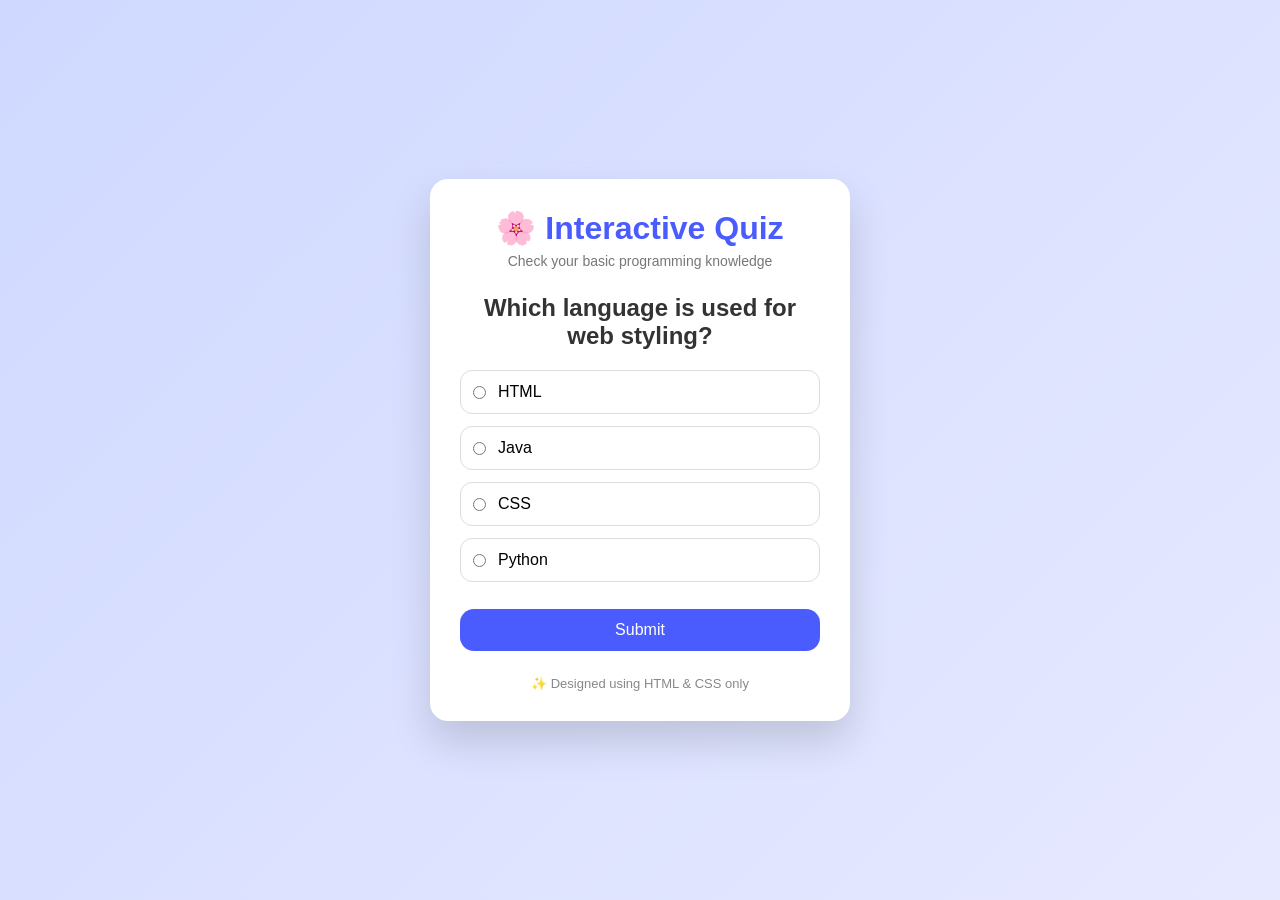
<file: exp 1/index.html>
<!DOCTYPE html>
<html lang="en">
<head>
    <meta charset="UTF-8">
    <title>Aesthetic Quiz</title>
    <link rel="stylesheet" href="style.css">
</head>
<body>

    <main class="quiz-card">

        <!-- Header -->
        <header class="quiz-header">
            <h1>🌸 Interactive Quiz</h1>
            <p>Check your basic programming knowledge</p>
        </header>

        <!-- Quiz Section -->
        <section class="quiz-box">
            <h2 class="question">
                Which language is used for web styling?
            </h2>

            <form class="options">
                <label class="option">
                    <input type="radio" name="q1">
                    <span>HTML</span>
                </label>

                <label class="option">
                    <input type="radio" name="q1">
                    <span>Java</span>
                </label>

                <label class="option">
                    <input type="radio" name="q1">
                    <span>CSS</span>
                </label>

                <label class="option">
                    <input type="radio" name="q1">
                    <span>Python</span>
                </label>

                <button class="btn">Submit</button>
            </form>
        </section>

        <!-- Footer -->
        <footer class="quiz-footer">
            <p>✨ Designed using HTML & CSS only</p>
        </footer>

    </main>

</body>
</html>
</file>
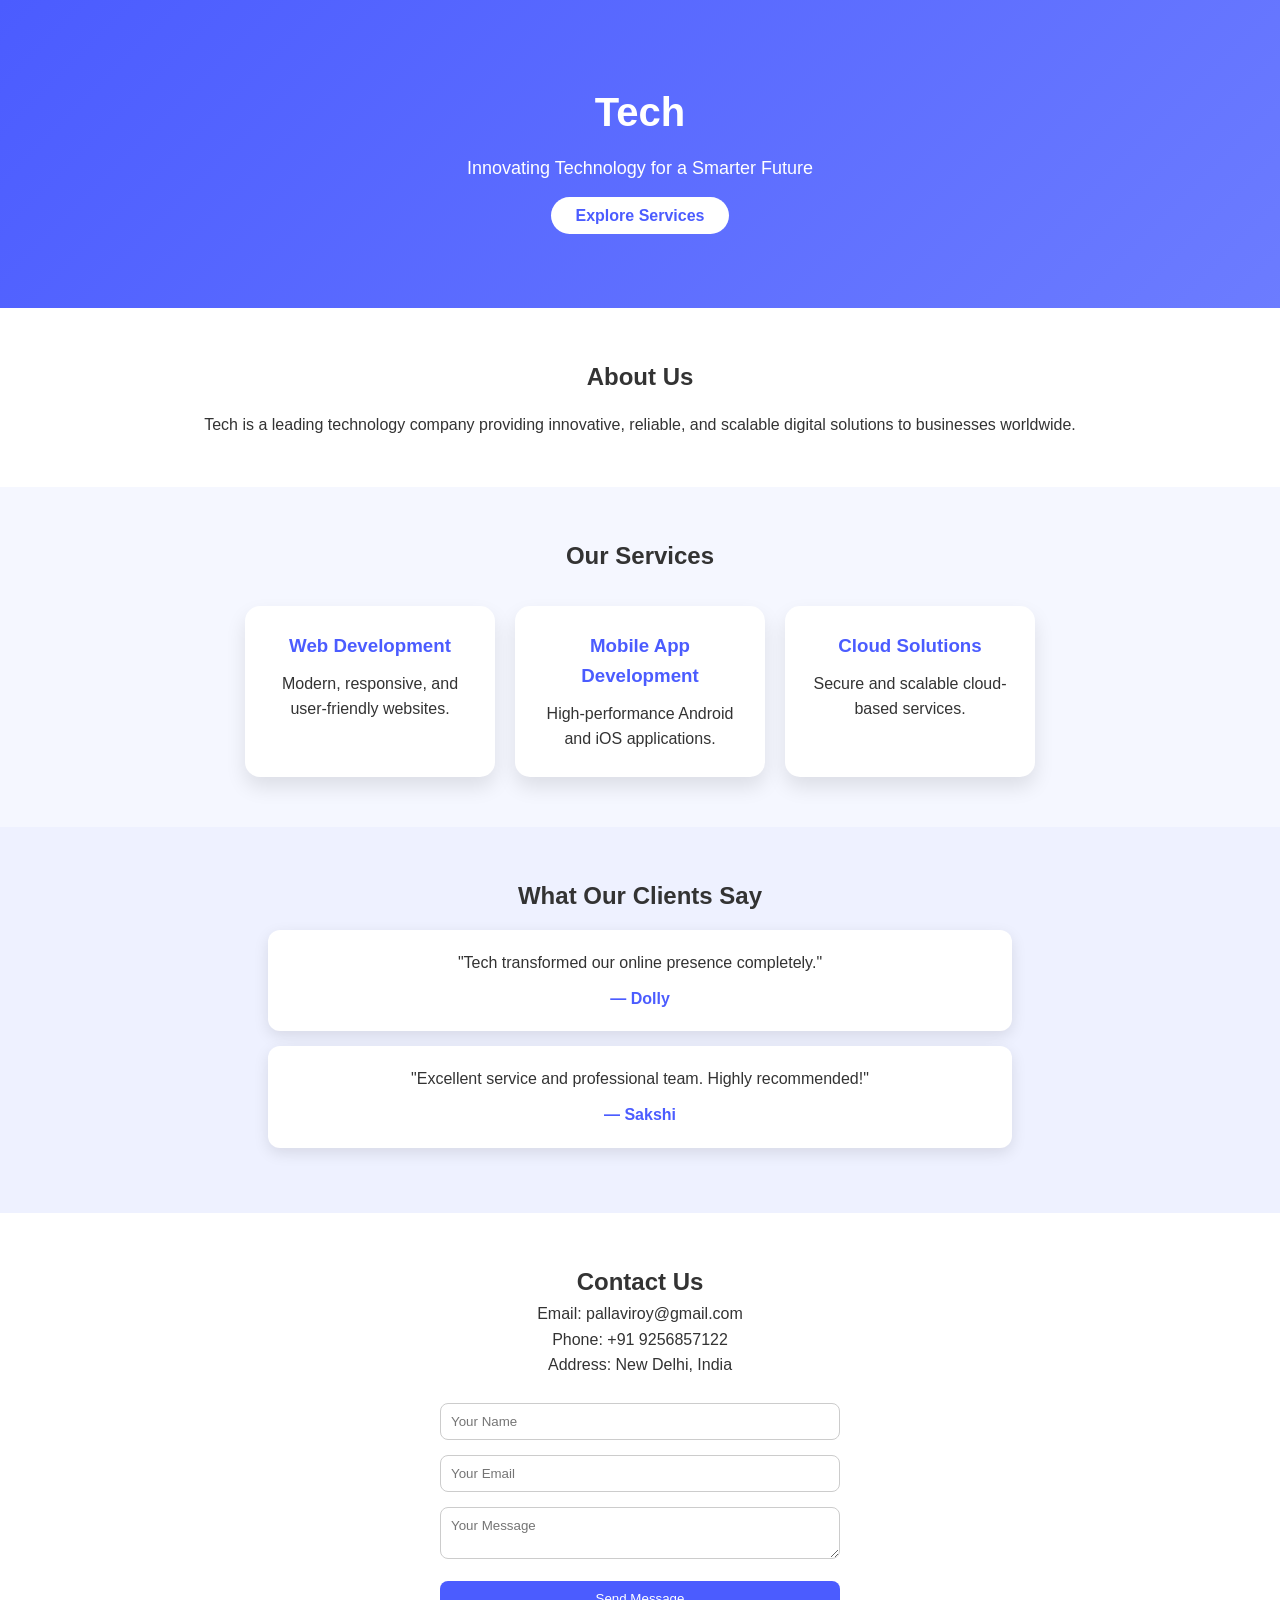
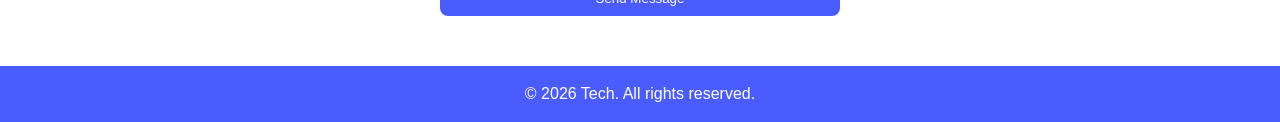
<file: exp 2/index.html>
<!DOCTYPE html>
<html lang="en">
<head>
    <meta charset="UTF-8">
    <title>Tech </title>
    <link rel="stylesheet" href="style.css">
</head>
<body>
    <header class="hero">
        <h1>Tech </h1>
        <p>Innovating Technology for a Smarter Future</p>
        <a href="#services" class="btn">Explore Services</a>
    </header>
    <section class="about">
        <h2>About Us</h2>
        <p>
            Tech is a leading technology company providing innovative,
            reliable, and scalable digital solutions to businesses worldwide.
        </p>
    </section>
    <section class="services" id="services">
        <h2>Our Services</h2>
        <div class="service-cards">
            <div class="card">
                <h3>Web Development</h3>
                <p>Modern, responsive, and user-friendly websites.</p>
            </div>

            <div class="card">
                <h3>Mobile App Development</h3>
                <p>High-performance Android and iOS applications.</p>
            </div>

            <div class="card">
                <h3>Cloud Solutions</h3>
                <p>Secure and scalable cloud-based services.</p>
            </div>
        </div>
    </section>
    <section class="testimonials">
        <h2>What Our Clients Say</h2>
        <div class="testimonial-box">
            <p>"Tech transformed our online presence completely."</p>
            <h4>— Dolly</h4>
        </div>
        <div class="testimonial-box">
            <p>"Excellent service and professional team. Highly recommended!"</p>
            <h4>— Sakshi</h4>
        </div>
    </section>
    <section class="contact">
        <h2>Contact Us</h2>
        <div class="contact-info">
            <p>Email: pallaviroy@gmail.com</p>
            <p>Phone: +91 9256857122</p>
            <p>Address: New Delhi, India</p>
        </div>
        <form class="contact-form">
            <input type="text" placeholder="Your Name" required>
            <input type="email" placeholder="Your Email" required>
            <textarea placeholder="Your Message"></textarea>
            <button type="submit">Send Message</button>
        </form>
    </section>
    <footer class="footer">
        <p>© 2026 Tech. All rights reserved.</p>
    </footer>

</body>
</html>
</file>
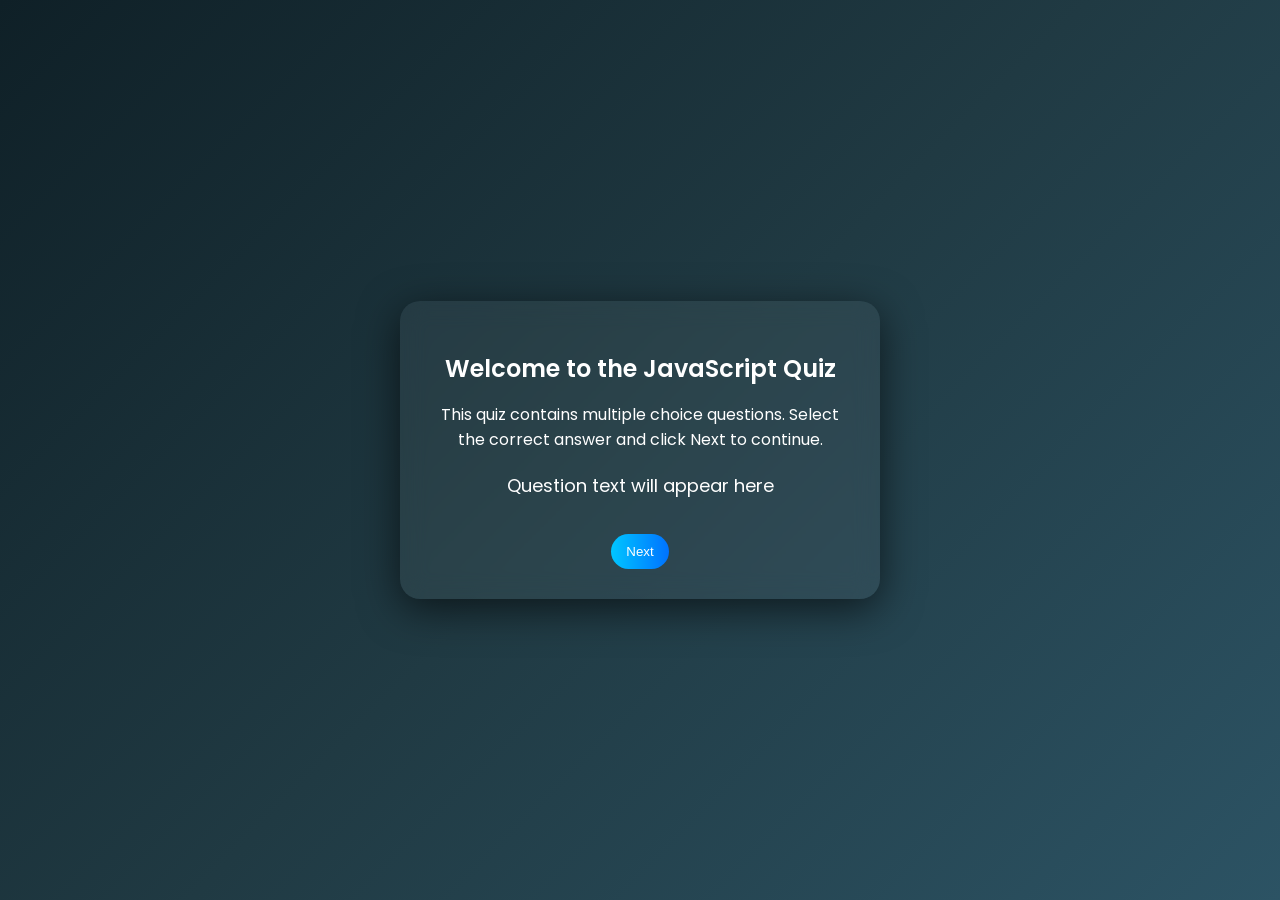
<file: experiment 3/index.html>
<!DOCTYPE html>
<html lang="en">
<head>
    <meta charset="UTF-8">
    <title>Interactive Quiz</title>
    <link rel="stylesheet" href="style.css">
</head>
<body>
    <main class="quiz-container">
        <section id="intro">
            <h1>Welcome to the JavaScript Quiz</h1>
            <p>This quiz contains multiple choice questions. 
               Select the correct answer and click Next to continue.</p>
        </section>
        <section id="quiz-section">
            <h2 id="question">Question text will appear here</h2>
            <div id="options">
            </div>

            <button id="next-btn">Next</button>
        </section>
        <section id="result-section" class="hidden">
            <h2>Your Result</h2>
            <p id="score"></p>
            <p id="message"></p>
            <button id="restart-btn">Restart Quiz</button>
        </section>
    </main>
    <script src="script.js"></script>
</body>
</html>
</file>
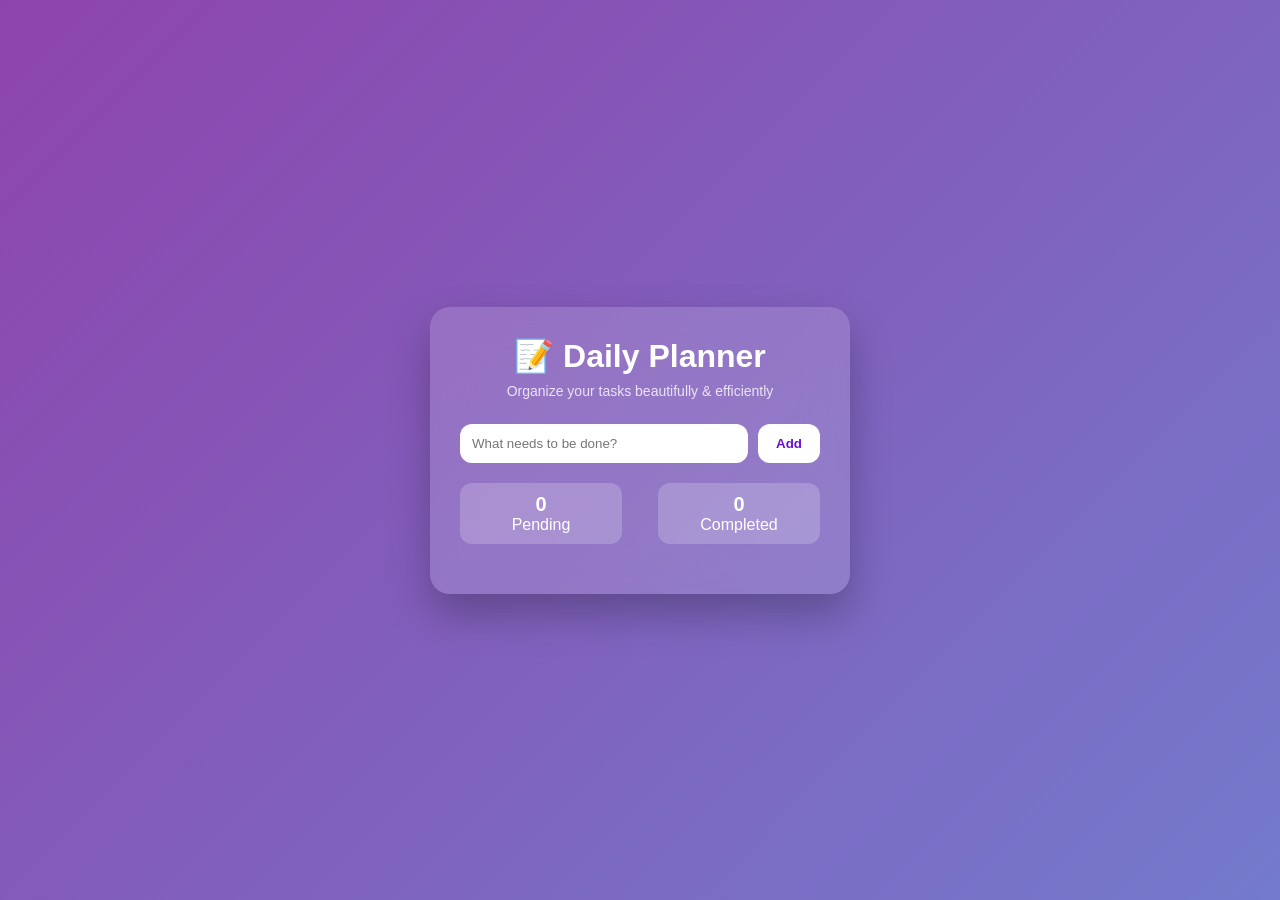
<file: experiment 4/index.html>
<!DOCTYPE html>
<html lang="en">
<head>
    <meta charset="UTF-8">
    <title>Elegant To-Do List</title>
    <link rel="stylesheet" href="style.css">
</head>
<body>

    <div class="wrapper">
        <div class="card">
            <h1>📝 Daily Planner</h1>
            <p class="subtitle">Organize your tasks beautifully & efficiently</p>

            <div class="input-area">
                <input type="text" id="taskInput" placeholder="What needs to be done?">
                <button id="addTaskBtn">Add</button>
            </div>

            <div class="stats">
                <div class="stat-box">
                    <span id="pendingCount">0</span>
                    <p>Pending</p>
                </div>
                <div class="stat-box">
                    <span id="completedCount">0</span>
                    <p>Completed</p>
                </div>
            </div>

            <ul id="taskList"></ul>
        </div>
    </div>

    <script src="script.js"></script>
</body>
</html>
</file>
<file: exp 1/style.css>
* {
    margin: 0;
    padding: 0;
    box-sizing: border-box;
    font-family: "Poppins", Arial, sans-serif;
}

body {
    height: 100vh;
    background: linear-gradient(135deg, #cfd9ff, #e7e9ff);
    display: flex;
    justify-content: center;
    align-items: center;
}

.quiz-card {
    background: #ffffff;
    width: 420px;
    padding: 30px;
    border-radius: 18px;
    box-shadow: 0 20px 40px rgba(0,0,0,0.15);
}

.quiz-header {
    text-align: center;
    margin-bottom: 25px;
}

.quiz-header h1 {
    color: #4b5cff;
    margin-bottom: 6px;
}

.quiz-header p {
    font-size: 14px;
    color: #777;
}

.question {
    margin-bottom: 20px;
    color: #333;
    text-align: center;
}

.options {
    display: flex;
    flex-direction: column;
}

.option {
    display: flex;
    align-items: center;
    padding: 12px;
    margin-bottom: 12px;
    border-radius: 12px;
    border: 1px solid #ddd;
    cursor: pointer;
    transition: 0.3s;
}

.option input {
    margin-right: 12px;
}

.option:hover {
    background-color: #f0f3ff;
    border-color: #4b5cff;
}

.btn {
    margin-top: 15px;
    padding: 12px;
    border-radius: 14px;
    border: none;
    background: #4b5cff;
    color: white;
    font-size: 16px;
    cursor: pointer;
    transition: 0.3s;
}

.btn:hover {
    background: #3b4cff;
    transform: translateY(-2px);
}

.quiz-footer {
    margin-top: 25px;
    text-align: center;
    font-size: 13px;
    color: #888;
}
</file>
<file: exp 2/style.css>
* {
    margin: 0;
    padding: 0;
    box-sizing: border-box;
    font-family: "Poppins", Arial, sans-serif;
}
body {
    background-color: #f5f7ff;
    color: #333;
    line-height: 1.6;
}
.hero {
    background: linear-gradient(135deg, #4b5cff, #6c7cff);
    color: white;
    text-align: center;
    padding: 80px 20px;
}
.hero h1 {
    font-size: 40px;
    margin-bottom: 10px;
}
.hero p {
    font-size: 18px;
    margin-bottom: 20px;
}
.btn {
    background: white;
    color: #4b5cff;
    padding: 10px 25px;
    border-radius: 30px;
    text-decoration: none;
    font-weight: bold;
}
.about {
    padding: 50px 20px;
    text-align: center;
    background: white;
}
.about h2 {
    margin-bottom: 15px;
}
.services {
    padding: 50px 20px;
    text-align: center;
}
.service-cards {
    display: flex;
    justify-content: center;
    gap: 20px;
    margin-top: 30px;
    flex-wrap: wrap;
}
.card {
    background: white;
    padding: 25px;
    width: 250px;
    border-radius: 15px;
    box-shadow: 0 10px 20px rgba(0,0,0,0.1);
}
.card h3 {
    margin-bottom: 10px;
    color: #4b5cff;
}
.testimonials {
    background: #eef1ff;
    padding: 50px 20px;
    text-align: center;
}
.testimonial-box {
    background: white;
    padding: 20px;
    margin: 15px auto;
    width: 60%;
    border-radius: 12px;
    box-shadow: 0 5px 15px rgba(0,0,0,0.1);
}
.testimonial-box h4 {
    margin-top: 10px;
    color: #4b5cff;
}
.contact {
    padding: 50px 20px;
    text-align: center;
    background: white;
}
.contact-info {
    margin-bottom: 25px;
}
.contact-form {
    max-width: 400px;
    margin: auto;
}
.contact-form input,
.contact-form textarea {
    width: 100%;
    padding: 10px;
    margin-bottom: 15px;
    border-radius: 8px;
    border: 1px solid #ccc;
}
.contact-form button {
    width: 100%;
    padding: 10px;
    background: #4b5cff;
    color: white;
    border: none;
    border-radius: 8px;
    cursor: pointer;
}
.footer {
    background: #4b5cff;
    color: white;
    text-align: center;
    padding: 15px;
}
</file>
<file: experiment 3/style.css>
@import url('https://fonts.googleapis.com/css2?family=Poppins:wght@300;400;600&display=swap');
body {
    font-family: 'Poppins', sans-serif;
    background: linear-gradient(135deg, #0f2027, #203a43, #2c5364);
    display: flex;
    justify-content: center;
    align-items: center;
    height: 100vh;
    margin: 0;
}
.quiz-container {
    background: rgba(255, 255, 255, 0.05);
    backdrop-filter: blur(12px);
    padding: 30px;
    width: 420px;
    border-radius: 20px;
    box-shadow: 0 10px 40px rgba(0,0,0,0.6);
    color: #ffffff;
    text-align: center;
}
h1 {
    font-weight: 600;
    margin-bottom: 10px;
}
#question {
    margin: 20px 0;
    font-size: 18px;
    font-weight: 400;
}
.option-btn {
    display: block;
    width: 100%;
    margin: 10px 0;
    padding: 10px;
    border: none;
    border-radius: 10px;
    background: rgba(255,255,255,0.1);
    color: white;
    cursor: pointer;
    transition: 0.3s ease;
}
.option-btn:hover {
    background: #00c6ff;
    transform: scale(1.05);
}
button {
    margin-top: 15px;
    padding: 10px 15px;
    border: none;
    border-radius: 25px;
    background: linear-gradient(90deg, #00c6ff, #0072ff);
    color: white;
    cursor: pointer;
    font-weight: 500;
    transition: 0.3s ease;
}
button:hover {
    transform: scale(1.08);
    box-shadow: 0 5px 20px rgba(0,198,255,0.5);
}
.hidden {
    display: none;
}
</file>
<file: experiment 4/style.css>
* {
    margin: 0;
    padding: 0;
    box-sizing: border-box;
    font-family: 'Poppins', sans-serif;
}

body {
    height: 100vh;
    background: linear-gradient(-45deg, #667eea, #764ba2, #6b8dd6, #8e44ad);
    background-size: 400% 400%;
    animation: gradientBG 12s ease infinite;
    display: flex;
    justify-content: center;
    align-items: center;
}

@keyframes gradientBG {
    0% { background-position: 0% 50%; }
    50% { background-position: 100% 50%; }
    100% { background-position: 0% 50%; }
}

.wrapper {
    width: 100%;
    display: flex;
    justify-content: center;
}

.card {
    width: 420px;
    padding: 30px;
    border-radius: 20px;
    backdrop-filter: blur(20px);
    background: rgba(255, 255, 255, 0.15);
    box-shadow: 0 20px 40px rgba(0,0,0,0.25);
    color: white;
}

h1 {
    text-align: center;
    margin-bottom: 8px;
    font-weight: 600;
}

.subtitle {
    text-align: center;
    font-size: 14px;
    opacity: 0.8;
    margin-bottom: 25px;
}

.input-area {
    display: flex;
    gap: 10px;
    margin-bottom: 20px;
}

input {
    flex: 1;
    padding: 12px;
    border-radius: 12px;
    border: none;
    outline: none;
}

button {
    padding: 12px 18px;
    border: none;
    border-radius: 12px;
    cursor: pointer;
    background: white;
    color: #6a11cb;
    font-weight: bold;
    transition: 0.3s ease;
}

button:hover {
    transform: scale(1.05);
}

.stats {
    display: flex;
    justify-content: space-between;
    margin-bottom: 20px;
}

.stat-box {
    text-align: center;
    background: rgba(255,255,255,0.2);
    padding: 10px;
    border-radius: 12px;
    width: 45%;
}

.stat-box span {
    font-size: 20px;
    font-weight: bold;
}

ul {
    list-style: none;
}

li {
    display: flex;
    justify-content: space-between;
    align-items: center;
    background: rgba(255,255,255,0.25);
    padding: 10px;
    border-radius: 12px;
    margin-bottom: 10px;
    transition: 0.3s ease;
}

li:hover {
    transform: translateX(5px);
}

.task-left {
    display: flex;
    align-items: center;
    gap: 10px;
}

.completed {
    text-decoration: line-through;
    opacity: 0.6;
}

.edit-btn {
    background: #fbc531;
    color: black;
    margin-left: 5px;
}

.delete-btn {
    background: #e84118;
    color: white;
    margin-left: 5px;
}

.edit-btn, .delete-btn {
    padding: 6px 10px;
    border-radius: 8px;
    font-size: 12px;
}
</file>
